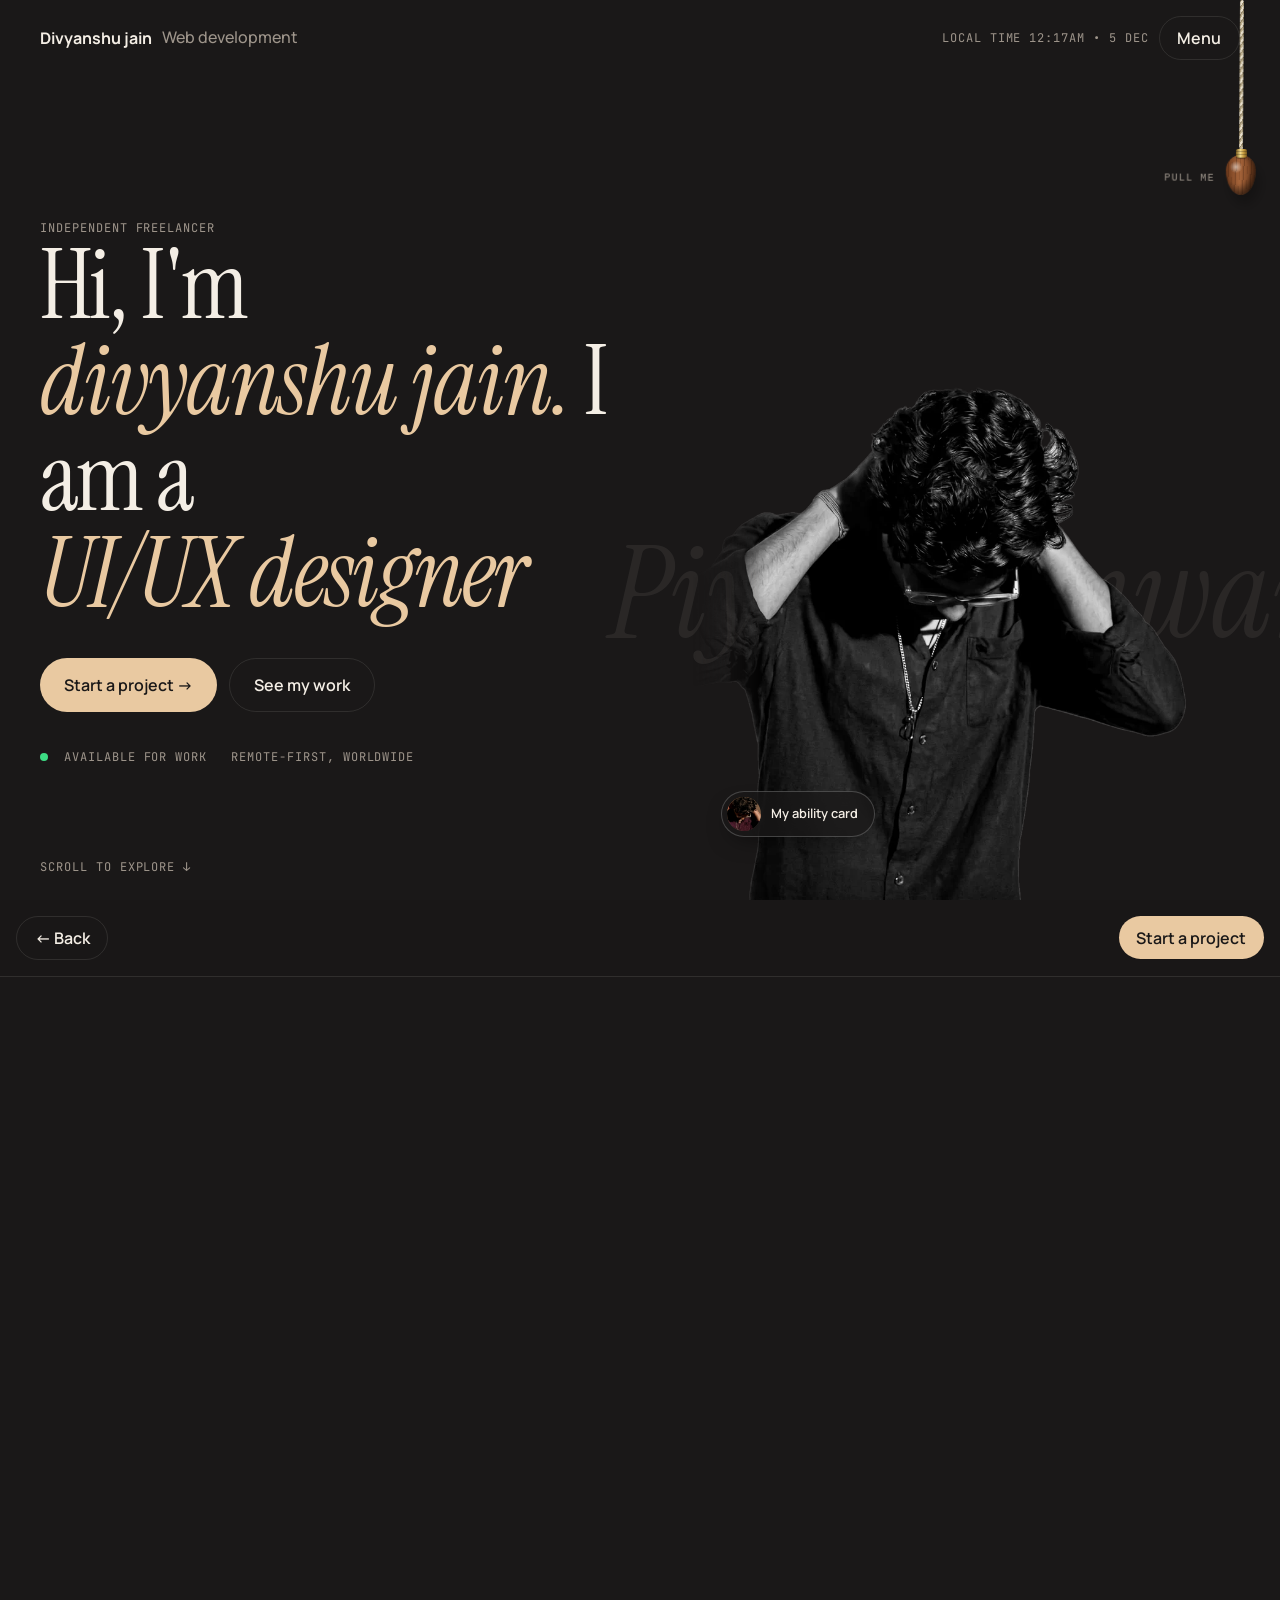
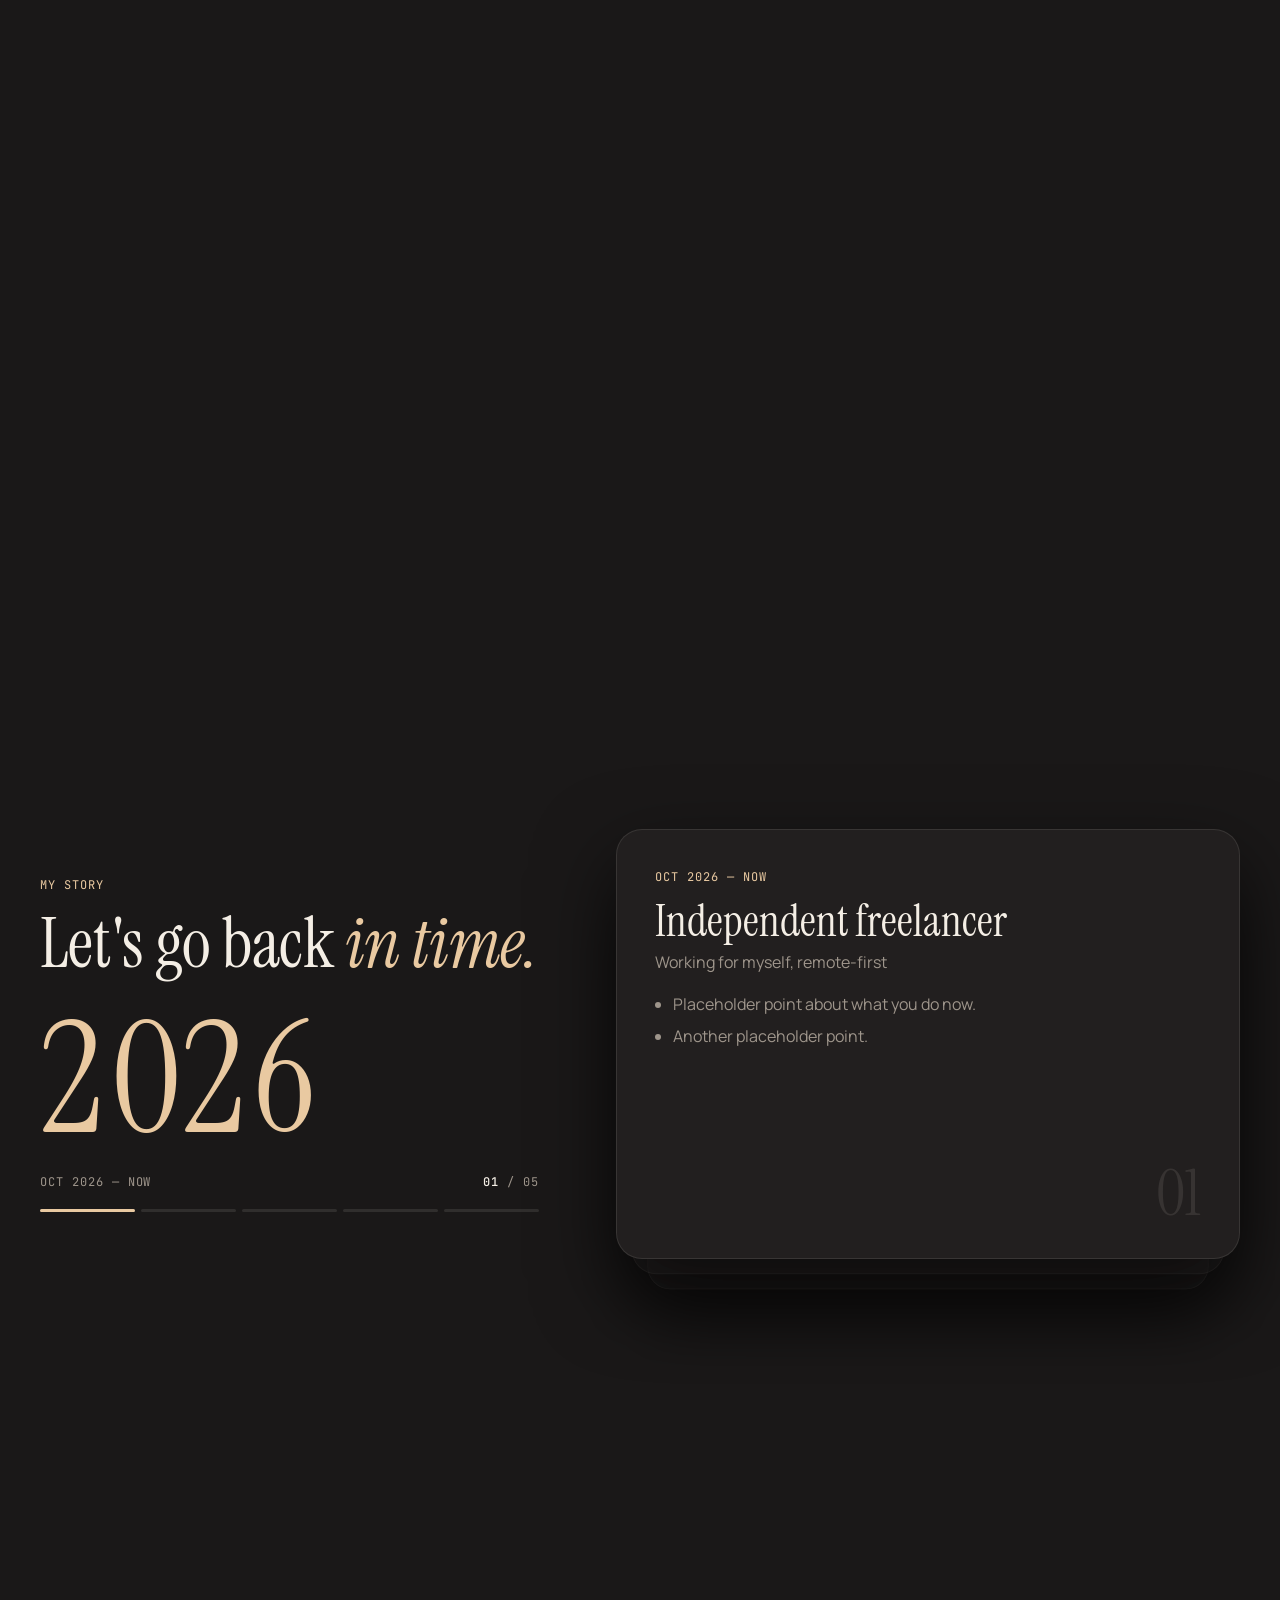
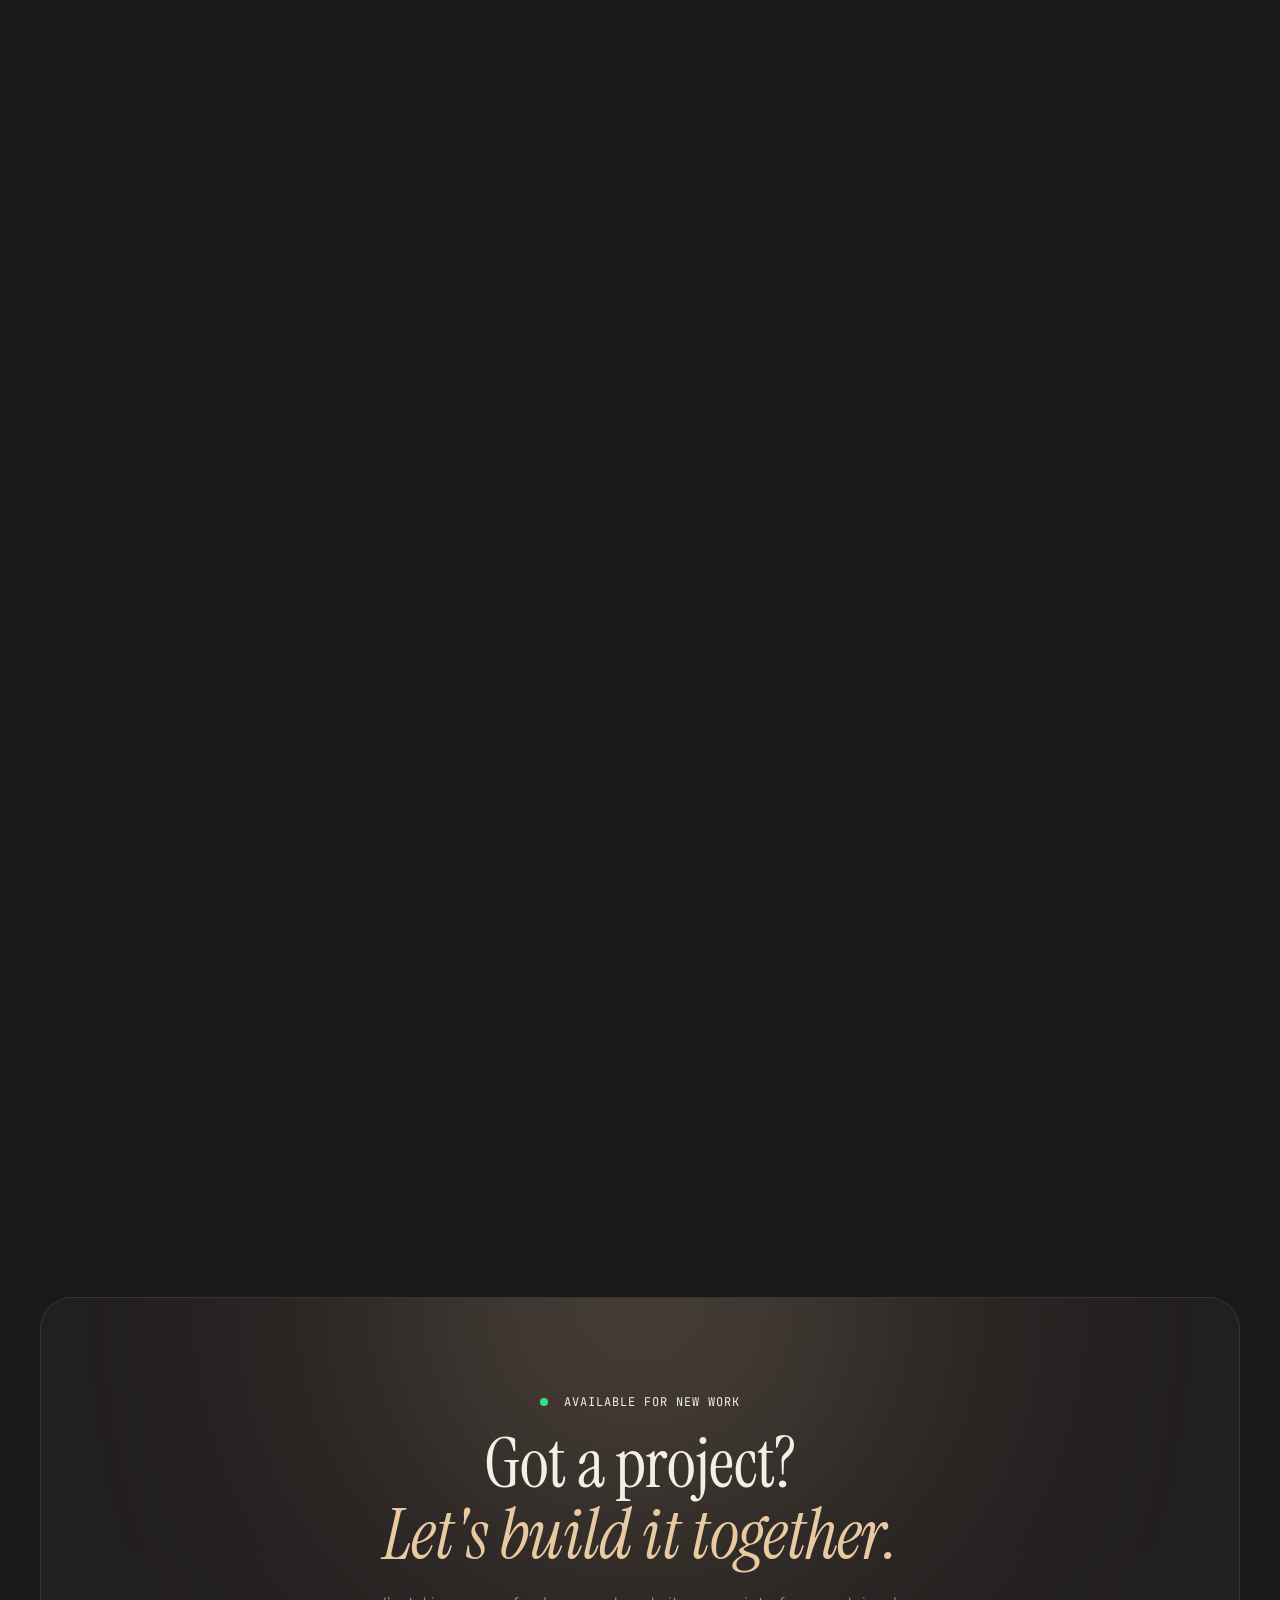
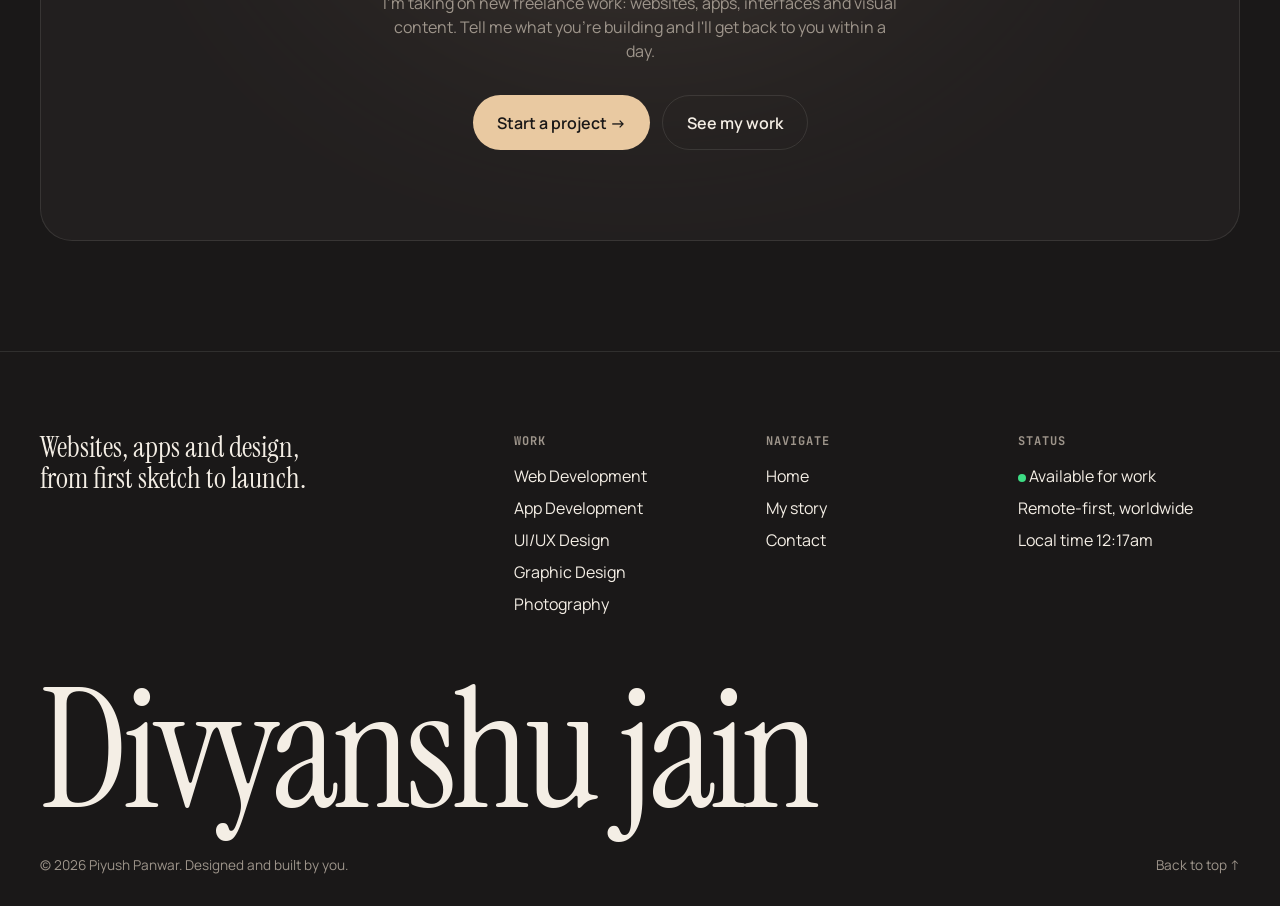
<file: index.html>
<!DOCTYPE html>
<html lang="en" data-theme="dark">
<head>
<meta charset="UTF-8">
<meta name="viewport" content="width=device-width, initial-scale=1.0">
<title>Divyanshu  jain — Freelance Developer & Designer</title>
<meta name="description" content="Freelance developer and designer building websites, apps and brand design. Replace this with your own description.">
<meta name="theme-color" content="#1A1818">
<link rel="preconnect" href="https://fonts.googleapis.com">
<link rel="preconnect" href="https://fonts.gstatic.com" crossorigin>
<link href="https://fonts.googleapis.com/css2?family=Instrument+Serif:ital@0;1&family=Manrope:wght@400;500;600;700&family=JetBrains+Mono:wght@400;500&display=swap" rel="stylesheet">
<link rel="stylesheet" href="style.css">
</head>
<body>
<!-- PULL-CORD THEME SWITCH (paste right after <body>) -->
<div class="pullcord" id="pullcord">
  <div class="pc-rope"></div>
  <div class="pc-handle" role="switch" tabindex="0" aria-label="Pull to switch dark / light theme" aria-checked="true">
    <span class="pc-cap"></span>
    <span class="pc-bead"></span>
  </div>
  <span class="pc-hint">Pull me</span>
</div>

<a href="#main" class="skip">Skip to content</a>

<!-- ===== LOADER ===== -->
<div id="loader" aria-hidden="true">
  <div class="mono">Piyush Panwar · Portfolio<br><span style="color:var(--muted)">Web · App · UI/UX · Graphic design</span></div>
  <div>
    <div class="mono" style="color:var(--muted)">Opening up the work</div>
    <div class="big"><span id="loadNum">000</span></div>
    <div class="bar"><i id="loadBar"></i></div>
  </div>
</div>

<!-- ===== HEADER ===== -->
<header id="header">
  <div class="wrap head">
    <a href="#top" class="brand">Divyanshu jain
      <div class="ticker" aria-hidden="true"><ul><li>Web development</li><li>App development</li><li>UI/UX design</li><li>Graphic design</li><li>Photography</li><li>Web development</li></ul></div>
    </a>
    <div class="head-right">
      <span class="clock mono" id="headClock">Local time —</span>
      <button class="menu-btn" id="menuBtn" aria-expanded="false">Menu</button>
    </div>
  </div>
</header>

<!-- ===== MENU ===== -->
<nav id="menu" aria-label="Main menu">
  <button class="menu-btn menu-close" id="menuClose">Close</button>
  <div class="wrap">
    <ol>
      <li><a href="#top" data-close>Home</a></li>
      <li><a href="#" data-skill="web" data-close>Web Development</a></li>
      <li><a href="#" data-skill="app" data-close>App Development</a></li>
      <li><a href="#" data-skill="uiux" data-close>UI/UX Design</a></li>
      <li><a href="#" data-skill="graphic" data-close>Graphic Design</a></li>
      <li><a href="#about" data-close>My story</a></li>
      <li><a href="#" data-contact data-close>Contact</a></li>
    </ol>
  </div>
  <div class="menu-foot mono"><span><span class="dot"></span> Available for work</span><span class="liveTime">—</span></div>
</nav>

<main id="main">
<!-- ===== HERO ===== -->
<div id="top" class="wrap hero">
  <div class="hero-text">
  <span class="mono" style="color:var(--muted);margin-bottom:16px">Independent Freelancer</span>
  <h1>Hi, I'm <em>divyanshu&nbsp;jain.</em> I am a <span class="rotator"><span id="rot">developer</span></span></h1>
  <div class="actions">
    <button class="btn btn-primary" data-contact>Start a project →</button>
    <a class="btn btn-ghost" href="#work">See my work</a>
  </div>
  <div class="meta mono"><span><span class="dot"></span>&nbsp; Available for work</span><span>Remote-first, worldwide</span></div>
  </div>

  <!-- YOUR PHOTO: black & white, colour paints in where the mouse moves. Click it to open the ability card.
       Swap me-bw.webp (black & white) and me-color.webp (colour) for new photos with a transparent background. -->
  <div class="fig" id="fig" role="button" tabindex="0" aria-label="Open my ability card">
    <span class="fig-wm" id="figWm" aria-hidden="true">Piyush Panwar</span>
    <img id="figBase" src="me-bw.webp" alt="Portrait of Piyush Panwar" width="900" height="857">
    <canvas id="figCanvas" aria-hidden="true"></canvas>
    <button class="fig-card" id="abilityBtn" type="button"><span class="ph"><img src="me-color.webp" alt=""></span>My ability card</button>
  </div>
  <div class="scroll-cue mono">Scroll to explore <i>↓</i></div>
</div>

<!-- ===== DOORS ===== -->
<section id="work">
  <div class="doors-pin" id="doorsPin">
    <div class="doors-sticky">
      <div class="wrap doors-head">
        <div>
          <span class="eyebrow mono">My work, one door per skill</span>
          <h2 class="sec-title">Magic happens<br><em>behind the doors</em></h2>
        </div>
        <p class="mono" style="color:var(--muted)">Swipe along the wall →</p>
      </div>
      <div class="wall" id="wall"></div>
      <div class="wrap wall-foot">
        <span class="mono" id="doorCount">01 / 05</span>
        <div class="wall-bar"><i id="wallBar">YN</i></div>
        <div class="wall-nav"><button id="wallPrev" aria-label="Previous door">←</button><button id="wallNext" aria-label="Next door">→</button></div>
      </div>
    </div>
  </div>
</section>

<!-- ===== STORY ===== -->
<section id="about">
  <div class="story-pin" id="storyPin">
    <div class="wrap story-sticky">
      <div>
        <span class="eyebrow mono">My story</span>
        <h2 class="sec-title">Let's go back <em>in time.</em></h2>
        <div class="odo" id="odo" aria-hidden="true"></div>
        <div class="story-meta mono"><span id="storyDate">—</span><span><b id="storyNum">01</b> / 0<span id="storyTotal">5</span></span></div>
        <div class="steps" id="steps"></div>
      </div>
      <div class="tcards" id="tcards"></div>
    </div>
  </div>
</section>

<!-- ===== CTA ===== -->
<section>
  <div class="wrap">
    <div class="cta reveal">
      <span class="mono"><span class="dot"></span>&nbsp; Available for new work</span>
      <h2 class="sec-title" style="margin-top:16px">Got a project?<br><em>Let's build it together.</em></h2>
      <p>I'm taking on new freelance work: websites, apps, interfaces and visual content. Tell me what you're building and I'll get back to you within a day.</p>
      <div class="actions"><button class="btn btn-primary" data-contact>Start a project →</button><a class="btn btn-ghost" href="#work">See my work</a></div>
    </div>
  </div>
</section>
</main>

<!-- ===== FOOTER ===== -->
<footer>
  <div class="wrap">
    <div class="foot-grid">
      <div><p class="serif" style="font-size:1.8rem;line-height:1.1">Websites, apps and design,<br>from first sketch to launch.</p></div>
      <div><h4 class="mono">Work</h4><ul id="footWork"></ul></div>
      <div><h4 class="mono">Navigate</h4><ul><li><a href="#top">Home</a></li><li><a href="#about">My story</a></li><li><a href="#" data-contact>Contact</a></li></ul></div>
      <div><h4 class="mono">Status</h4><ul><li><span class="dot"></span> Available for work</li><li>Remote-first, worldwide</li><li>Local time <span class="liveTime">—</span></li></ul></div>
    </div>
    <div class="foot-big">Divyanshu jain</div>
    <div class="foot-bottom"><span>© <span id="yr"></span> Piyush Panwar. Designed and built by you.</span><a href="#top">Back to top ↑</a></div>
  </div>
</footer>

<button id="toTop" aria-label="Back to top">↑</button>
<div id="cursor">Click to enter</div>

<!-- ===== SKILL OVERLAY ===== -->
<div id="skill" role="dialog" aria-modal="true" aria-labelledby="skillTitle">
  <div class="bar"><button class="menu-btn" id="skillBack">← Back</button><span class="mono" id="skillNum"></span><button class="btn btn-primary" data-contact style="padding:.6em 1.1em">Start a project</button></div>
  <div class="wrap">
    <div class="intro"><span class="eyebrow mono" id="skillEyebrow"></span><h2 class="sec-title" id="skillTitle"></h2><p id="skillDesc"></p></div>
    <div class="filters" id="filters"></div>
    <div class="projects" id="projects"></div>
  </div>
</div>

<!-- ===== ABILITY CARD MODAL ===== -->
<div class="modal" id="abilityModal" aria-hidden="true">
  <button class="modal-close" data-close-modal aria-label="Close">✕</button>
  <div class="card-stage" id="cardStage">
    <div class="card-loading"><div class="ring" id="cardRing"></div><span class="mono" style="color:#F4EEE5aa">Loading the card</span><span class="pct" id="cardPct" style="color:#F4EEE5">0%</span></div>
    <div class="card-scene" id="cardScene">
      <div class="holo" id="holo">
        <!-- FRONT -->
        <div class="holo-face"><div class="holo-in">
          <div class="holo-top"><span>Ability card</span><span id="cardNo">No. 001</span></div>
          <div class="holo-photo">
            <span class="hp-glow"></span>
            <span class="hp-wm" id="cardInitials">YN</span>
            <img class="hp-me" src="me-color.webp" alt="Piyush Panwar">
            <span class="hp-shade"></span>
            <span class="lvl" id="cardLvl">LVL 26</span>
          </div>
          <div class="holo-name" id="cardName">Divyanshu jain</div>
          <div class="holo-role" id="cardRole">Developer · Designer · Photographer</div>
          <div class="abil" id="cardAbil"></div>
          <div class="foil"></div><div class="glare"></div>
        </div></div>
        <!-- BACK -->
        <div class="holo-face holo-back"><div class="holo-in">
          <div>
            <div class="holo-top"><span>About</span><span><span class="dot"></span> Available</span></div>
            <h4 id="cardHello">Hi, I'm Divyanshu jain</h4>
            <p id="cardIntro">A short intro about you.</p>
            <div class="chips" id="cardChips"></div>
          </div>
          <div class="holo-foot"><span id="cardPlace">Remote · Worldwide</span><button class="btn btn-primary" data-contact style="padding:.5em 1em;font-size:.7rem">Hire me</button></div>
          <div class="foil"></div><div class="glare"></div>
        </div></div>
      </div>
    </div>
    <span class="card-hint mono">Move to tilt · Tap to flip</span>
  </div>
</div>

<!-- ===== CONTACT MODAL ===== -->
<div class="modal" id="contactModal" aria-hidden="true">
  <div class="contact-box" id="contactBox">
    <button class="modal-close" data-close-modal aria-label="Close" style="top:14px;right:14px">✕</button>
    <form id="contactForm">
      <h2>Start a project</h2>
      <p class="sub">I reply within one business day.</p>
      <label class="hp">Leave this empty <input name="company" tabindex="-1" autocomplete="off"></label>
      <label class="field"><span>Name</span><input name="name" required></label>
      <label class="field"><span>Email</span><input name="email" type="email" required></label>
      <label class="field"><span>Project</span><textarea name="project" rows="4" required placeholder="What are you building?"></textarea></label>
      <button class="btn btn-primary" style="width:100%;justify-content:center">Write the email →</button>
    </form>
    <div class="success">
      <div class="tick">✓</div>
      <h2>Almost there</h2>
      <p class="sub">Your email app has opened with your message ready to go. Press send there and I'll reply within one business day.</p>
      <p class="sub">Email app didn't open? Write to <a id="mailLink" style="color:var(--accent)"></a>.</p>
      <button class="btn btn-ghost" data-close-modal>Close</button>
    </div>
  </div>
</div>

<script src="script.js"></script>
</body>
</html>
</file>
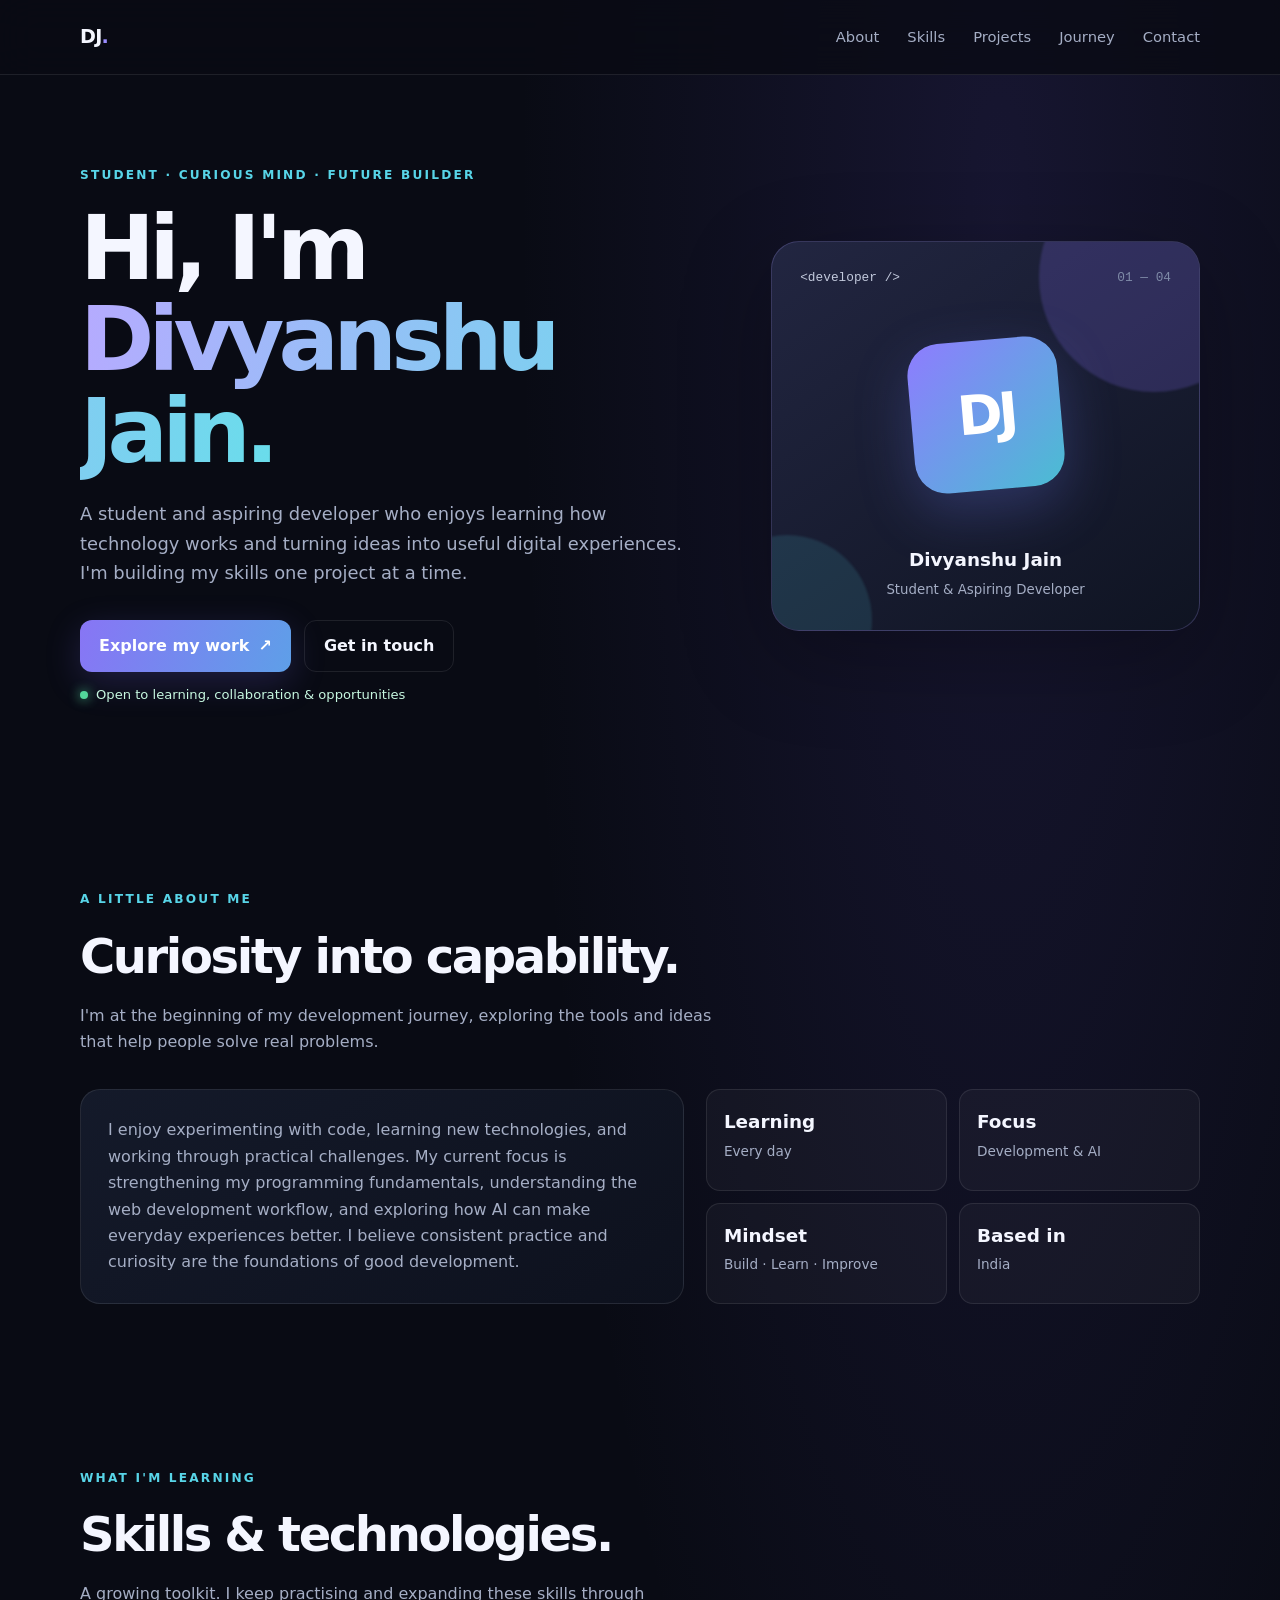
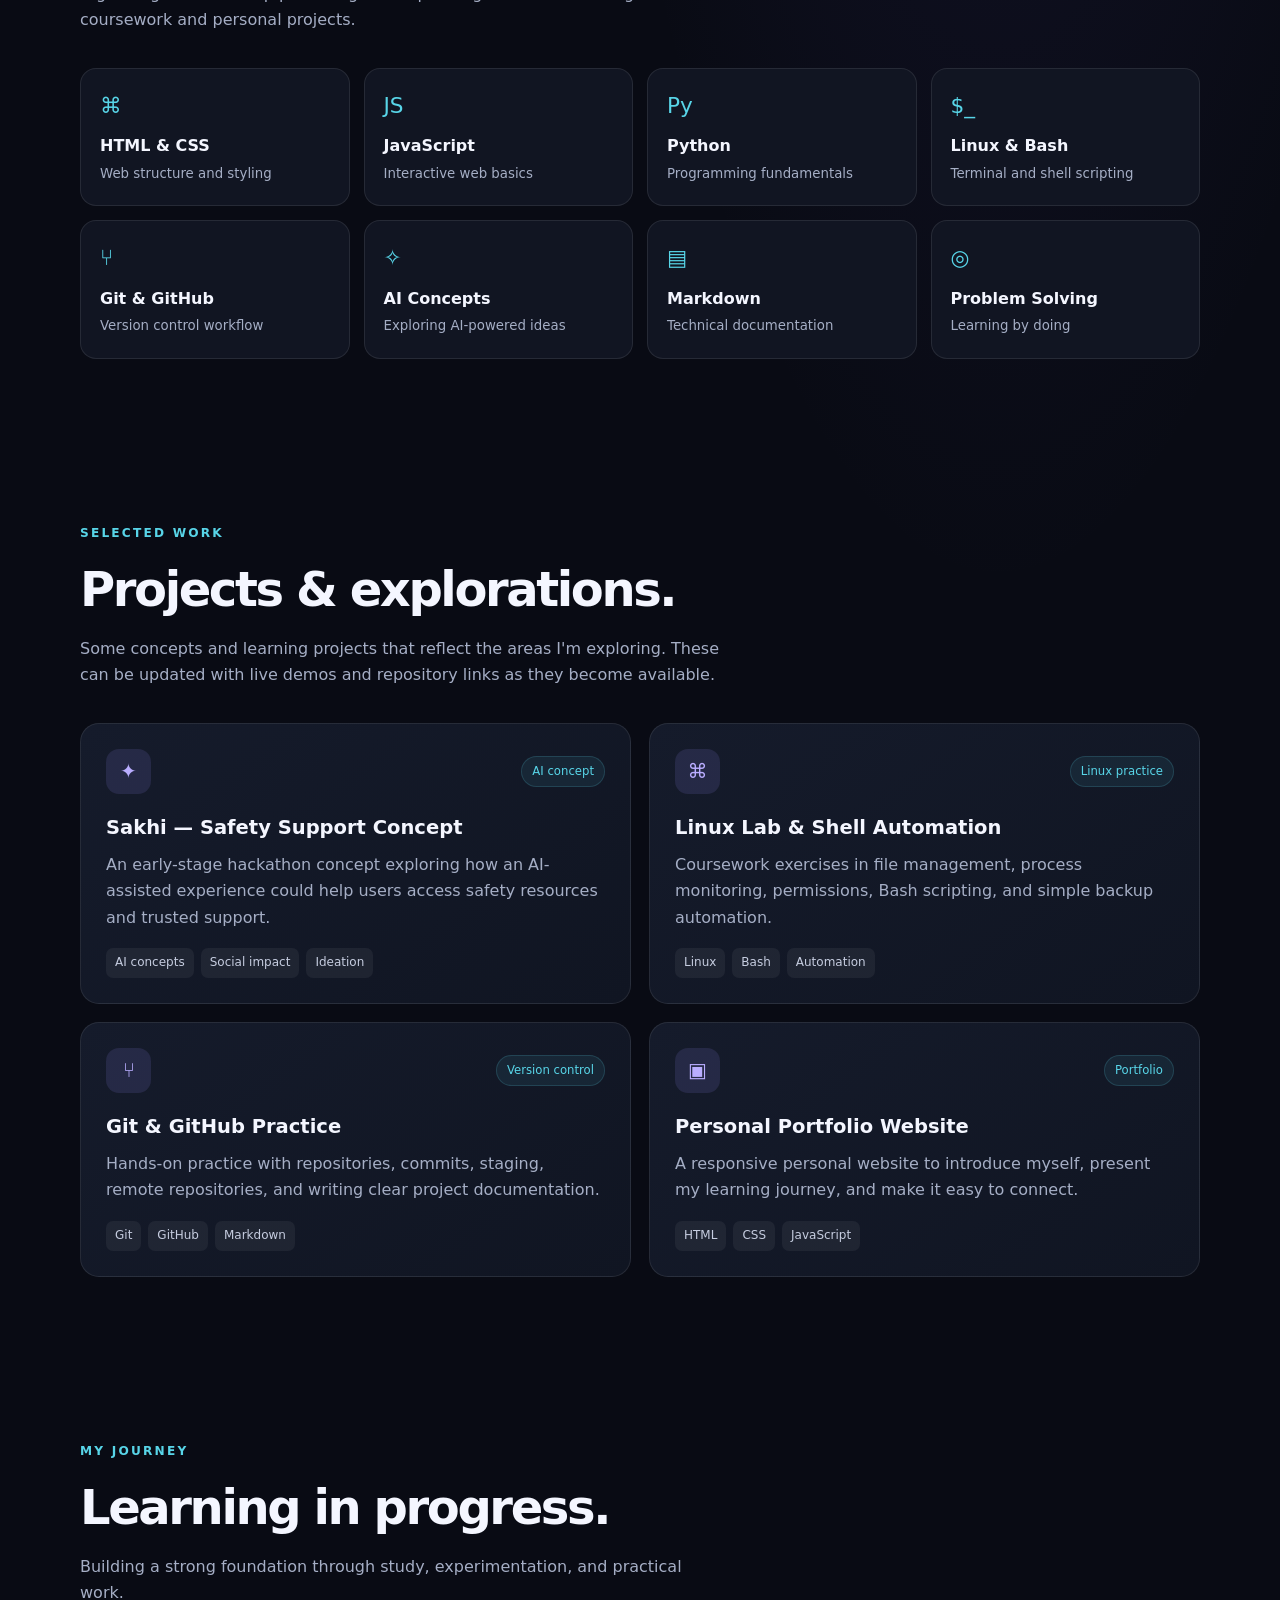
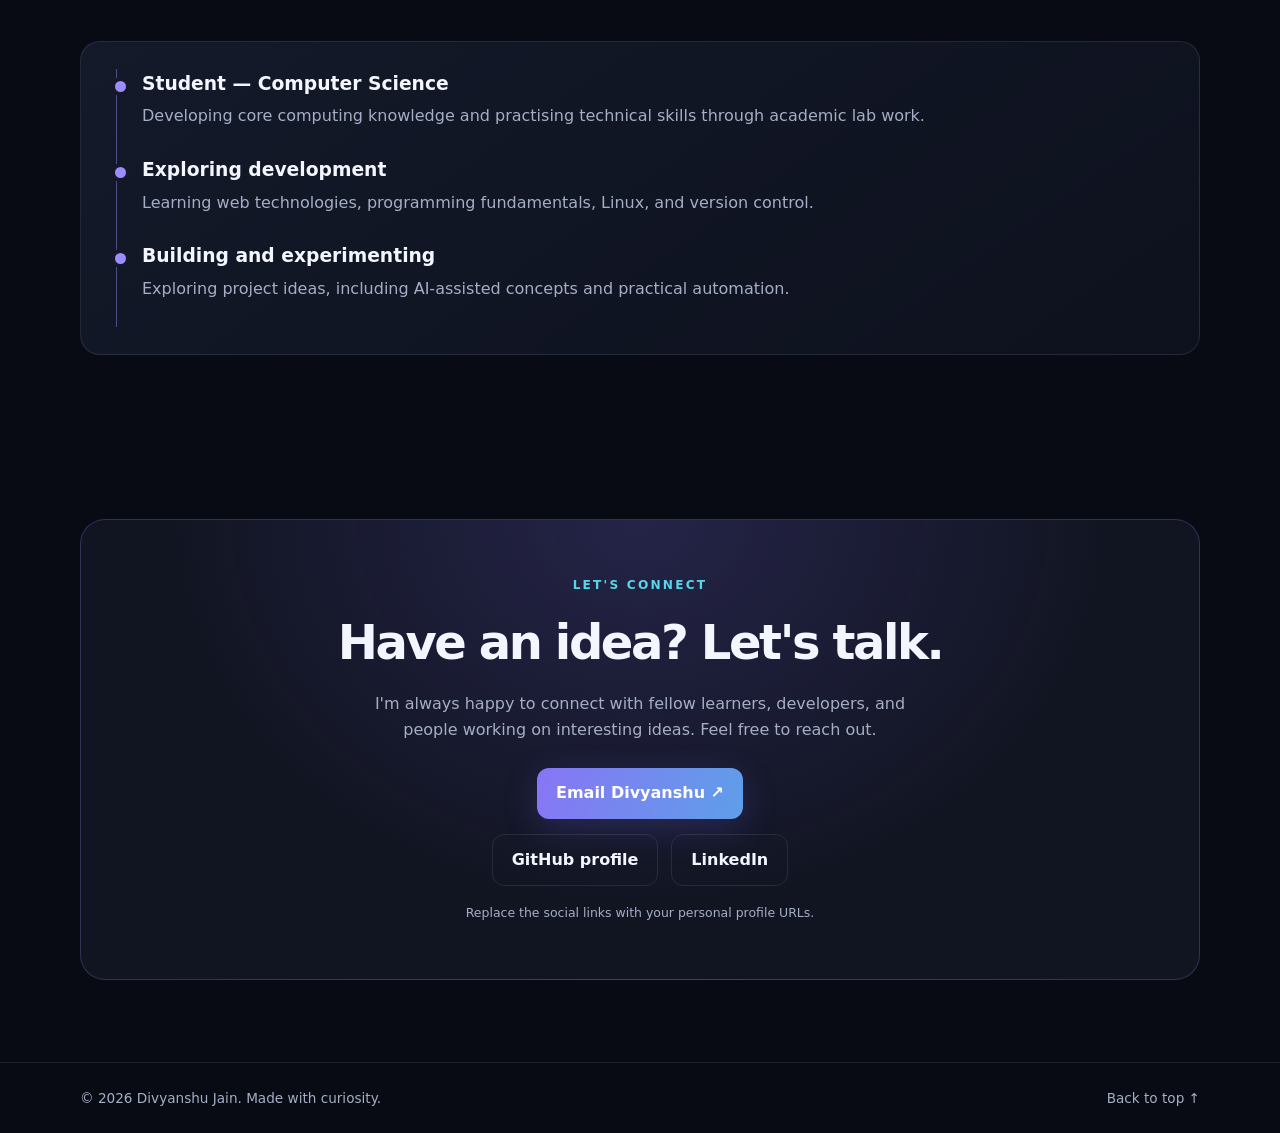
<file: divyanshu_jain_portfolio.html>
<!DOCTYPE html>
<html lang="en">
<head>
  <meta charset="UTF-8" />
  <meta name="viewport" content="width=device-width, initial-scale=1.0" />
  <meta name="description" content="Divyanshu Jain — Student and aspiring developer. Explore my skills, projects, and journey in technology." />
  <meta name="theme-color" content="#090b14" />
  <title>Divyanshu Jain | Student & Aspiring Developer</title>
  <style>
    :root {
      --bg: #090b14; --surface: #111522; --surface2: #151b2b; --text: #f4f6ff;
      --muted: #a5aec5; --line: rgba(255,255,255,.09); --accent: #9b8cff;
      --accent2: #58d5e8; --max: 1120px;
    }
    * { box-sizing: border-box; }
    html { scroll-behavior: smooth; scroll-padding-top: 88px; }
    body { margin: 0; background: radial-gradient(ellipse at 78% 5%, rgba(91,74,190,.17), transparent 34%), var(--bg); color: var(--text); font-family: Inter, ui-sans-serif, system-ui, -apple-system, Segoe UI, sans-serif; line-height: 1.65; }
    a { color: inherit; text-decoration: none; }
    button { font: inherit; }
    .wrap { width: min(var(--max), calc(100% - 44px)); margin: auto; }
    header { position: sticky; top: 0; z-index: 20; backdrop-filter: blur(18px); background: rgba(9,11,20,.78); border-bottom: 1px solid var(--line); }
    .nav { height: 74px; display: flex; align-items: center; justify-content: space-between; }
    .brand { font-weight: 800; letter-spacing: -.04em; font-size: 1.2rem; }
    .brand span { color: var(--accent); }
    .links { display: flex; gap: 28px; align-items: center; color: var(--muted); font-size: .92rem; }
    .links a:hover { color: var(--text); }
    .menu-btn { display: none; border: 1px solid var(--line); background: var(--surface); color: var(--text); border-radius: 10px; padding: 8px 11px; }
    .hero { min-height: 690px; display: grid; grid-template-columns: 1.2fr .8fr; gap: 48px; align-items: center; padding: 90px 0 100px; }
    .eyebrow { color: var(--accent2); text-transform: uppercase; letter-spacing: .18em; font-size: .76rem; font-weight: 750; }
    h1 { font-size: clamp(3.2rem, 7vw, 5.8rem); line-height: 1.02; letter-spacing: -.065em; margin: 18px 0 22px; }
    h1 span { background: linear-gradient(100deg, #b6aaff, #69ddeb); -webkit-background-clip: text; background-clip: text; color: transparent; }
    .intro { max-width: 610px; color: var(--muted); font-size: 1.12rem; }
    .actions { display: flex; flex-wrap: wrap; gap: 13px; margin-top: 32px; }
    .btn { display: inline-flex; align-items: center; justify-content: center; gap: 9px; padding: 12px 19px; border-radius: 12px; font-weight: 700; border: 1px solid var(--line); transition: transform .2s, border-color .2s, background .2s; }
    .btn:hover { transform: translateY(-3px); border-color: rgba(155,140,255,.6); }
    .primary { background: linear-gradient(110deg, #8875f5, #5e9fe8); color: white; border: 0; box-shadow: 0 10px 35px rgba(112,100,230,.22); }
    .hero-card { position: relative; min-height: 390px; border: 1px solid rgba(172,159,255,.22); border-radius: 28px; padding: 28px; background: linear-gradient(145deg, rgba(35,39,67,.94), rgba(15,20,34,.94)); box-shadow: 0 25px 90px rgba(0,0,0,.28); overflow: hidden; display: flex; flex-direction: column; justify-content: space-between; }
    .hero-card:before, .hero-card:after { content: ""; position: absolute; border-radius: 50%; filter: blur(1px); pointer-events: none; }
    .hero-card:before { width: 230px; height: 230px; background: rgba(139,117,255,.2); right: -70px; top: -80px; }
    .hero-card:after { width: 170px; height: 170px; background: rgba(88,213,232,.13); left: -70px; bottom: -75px; }
    .code-top { color: #c2c9dc; font: .8rem ui-monospace, monospace; position: relative; z-index: 1; }
    .avatar { width: 150px; height: 150px; border-radius: 32px; margin: 24px auto; display: grid; place-items: center; font-size: 3.4rem; font-weight: 850; letter-spacing: -.08em; color: white; background: linear-gradient(135deg, #8e7cff, #4abdd2); box-shadow: 0 20px 55px rgba(104,120,230,.28); transform: rotate(-5deg); position: relative; z-index: 1; }
    .card-caption { position: relative; z-index: 1; text-align: center; }
    .card-caption strong { display: block; font-size: 1.15rem; }
    .card-caption small { color: var(--muted); }
    .status { display: inline-flex; align-items: center; gap: 8px; color: #c7f8e1; font-size: .82rem; margin-top: 12px; }
    .dot { width: 8px; height: 8px; background: #53d69a; border-radius: 50%; box-shadow: 0 0 12px #53d69a; }
    section { padding: 82px 0; }
    .section-head { margin-bottom: 34px; }
    .section-head h2 { font-size: clamp(2rem, 4vw, 3rem); letter-spacing: -.05em; margin: 7px 0; }
    .section-head p { color: var(--muted); max-width: 650px; margin: 0; }
    .about-grid { display: grid; grid-template-columns: 1.1fr .9fr; gap: 22px; }
    .panel { border: 1px solid var(--line); border-radius: 20px; background: linear-gradient(145deg, rgba(21,27,43,.95), rgba(14,18,30,.95)); padding: 27px; }
    .panel p { color: var(--muted); margin: 0; }
    .quick-facts { display: grid; grid-template-columns: 1fr 1fr; gap: 12px; }
    .fact { padding: 17px; border-radius: 14px; background: rgba(255,255,255,.035); border: 1px solid var(--line); }
    .fact strong { display: block; font-size: 1.15rem; }
    .fact span { color: var(--muted); font-size: .85rem; }
    .skills { display: grid; grid-template-columns: repeat(4, 1fr); gap: 14px; }
    .skill { padding: 19px; border-radius: 16px; border: 1px solid var(--line); background: var(--surface); transition: .2s; }
    .skill:hover, .project:hover { transform: translateY(-4px); border-color: rgba(155,140,255,.45); }
    .skill .symbol { color: var(--accent2); font-size: 1.35rem; margin-bottom: 10px; }
    .skill strong { display: block; }
    .skill small { color: var(--muted); }
    .projects { display: grid; grid-template-columns: repeat(2, 1fr); gap: 18px; }
    .project { padding: 25px; border: 1px solid var(--line); border-radius: 19px; background: linear-gradient(145deg, #151b2b, #101522); transition: .2s; }
    .project-top { display: flex; justify-content: space-between; align-items: center; margin-bottom: 18px; }
    .project-icon { width: 45px; height: 45px; display: grid; place-items: center; border-radius: 13px; background: rgba(155,140,255,.13); color: #b9adff; font-size: 1.25rem; }
    .tag { font-size: .73rem; color: var(--accent2); background: rgba(88,213,232,.08); border: 1px solid rgba(88,213,232,.17); border-radius: 999px; padding: 5px 10px; }
    .project h3 { margin: 0 0 8px; font-size: 1.22rem; }
    .project p { color: var(--muted); margin: 0 0 17px; }
    .chips { display: flex; flex-wrap: wrap; gap: 7px; }
    .chips span { font-size: .75rem; padding: 5px 9px; border-radius: 7px; color: #c6cde0; background: rgba(255,255,255,.055); }
    .timeline { border-left: 1px solid rgba(155,140,255,.45); margin-left: 8px; padding-left: 25px; }
    .timeline-item { position: relative; padding: 0 0 25px; }
    .timeline-item:before { content: ""; position: absolute; left: -31px; top: 8px; width: 11px; height: 11px; background: var(--accent); border: 4px solid #17172a; border-radius: 50%; }
    .timeline-item h3 { margin: 0 0 4px; }
    .timeline-item p { margin: 0; color: var(--muted); }
    .contact { text-align: center; padding: 55px 28px; border: 1px solid rgba(155,140,255,.24); border-radius: 25px; background: radial-gradient(ellipse at 50% 0%, rgba(125,105,245,.18), transparent 60%), var(--surface); }
    .contact h2 { font-size: clamp(2rem, 4vw, 3rem); margin: 8px 0; letter-spacing: -.05em; }
    .contact p { color: var(--muted); max-width: 580px; margin: 0 auto 25px; }
    footer { border-top: 1px solid var(--line); padding: 24px 0; color: var(--muted); font-size: .85rem; }
    .footer-inner { display: flex; justify-content: space-between; gap: 15px; flex-wrap: wrap; }
    .reveal { opacity: 0; transform: translateY(18px); transition: opacity .65s ease, transform .65s ease; }
    .reveal.visible { opacity: 1; transform: none; }
    @media (max-width: 800px) {
      .hero { grid-template-columns: 1fr; padding-top: 65px; gap: 35px; }
      .hero-card { min-height: 340px; max-width: 480px; width: 100%; margin: auto; }
      .about-grid { grid-template-columns: 1fr; }
      .skills { grid-template-columns: repeat(2, 1fr); }
    }
    @media (max-width: 620px) {
      .wrap { width: min(100% - 30px, var(--max)); }
      .nav { height: 66px; }
      .menu-btn { display: inline-flex; }
      .links { display: none; position: absolute; top: 65px; left: 0; right: 0; padding: 18px 22px 22px; flex-direction: column; align-items: flex-start; gap: 15px; background: #0e1220; border-bottom: 1px solid var(--line); }
      .links.open { display: flex; }
      .hero { min-height: auto; padding: 65px 0 70px; }
      h1 { font-size: clamp(3rem, 15vw, 4.5rem); }
      section { padding: 65px 0; }
      .projects { grid-template-columns: 1fr; }
      .quick-facts { grid-template-columns: 1fr 1fr; }
    }
    @media (prefers-reduced-motion: reduce) { *, *:before, *:after { scroll-behavior: auto !important; transition-duration: .01ms !important; animation-duration: .01ms !important; } }
  </style>
</head>
<body>
  <header>
    <nav class="nav wrap" aria-label="Main navigation">
      <a class="brand" href="#home">DJ<span>.</span></a>
      <button class="menu-btn" id="menuBtn" aria-label="Toggle navigation" aria-expanded="false">☰</button>
      <div class="links" id="navLinks">
        <a href="#about">About</a><a href="#skills">Skills</a><a href="#projects">Projects</a><a href="#journey">Journey</a><a href="#contact">Contact</a>
      </div>
    </nav>
  </header>

  <main>
    <div class="wrap">
      <section class="hero" id="home">
        <div class="reveal">
          <div class="eyebrow">Student · Curious mind · Future builder</div>
          <h1>Hi, I'm<br><span>Divyanshu Jain.</span></h1>
          <p class="intro">A student and aspiring developer who enjoys learning how technology works and turning ideas into useful digital experiences. I'm building my skills one project at a time.</p>
          <div class="actions">
            <a class="btn primary" href="#projects">Explore my work <span>↗</span></a>
            <a class="btn" href="#contact">Get in touch</a>
          </div>
          <div class="status"><span class="dot"></span> Open to learning, collaboration & opportunities</div>
        </div>
        <div class="hero-card reveal" aria-label="Divyanshu Jain profile card">
          <div class="code-top">&lt;developer /&gt; <span style="float:right;color:#7f8ba8">01 — 04</span></div>
          <div class="avatar">DJ</div>
          <div class="card-caption"><strong>Divyanshu Jain</strong><small>Student & Aspiring Developer</small></div>
        </div>
      </section>

      <section id="about">
        <div class="section-head reveal"><div class="eyebrow">A little about me</div><h2>Curiosity into capability.</h2><p>I'm at the beginning of my development journey, exploring the tools and ideas that help people solve real problems.</p></div>
        <div class="about-grid">
          <div class="panel reveal"><p>I enjoy experimenting with code, learning new technologies, and working through practical challenges. My current focus is strengthening my programming fundamentals, understanding the web development workflow, and exploring how AI can make everyday experiences better. I believe consistent practice and curiosity are the foundations of good development.</p></div>
          <div class="quick-facts reveal">
            <div class="fact"><strong>Learning</strong><span>Every day</span></div>
            <div class="fact"><strong>Focus</strong><span>Development & AI</span></div>
            <div class="fact"><strong>Mindset</strong><span>Build · Learn · Improve</span></div>
            <div class="fact"><strong>Based in</strong><span>India</span></div>
          </div>
        </div>
      </section>

      <section id="skills">
        <div class="section-head reveal"><div class="eyebrow">What I'm learning</div><h2>Skills & technologies.</h2><p>A growing toolkit. I keep practising and expanding these skills through coursework and personal projects.</p></div>
        <div class="skills">
          <div class="skill reveal"><div class="symbol">⌘</div><strong>HTML & CSS</strong><small>Web structure and styling</small></div>
          <div class="skill reveal"><div class="symbol">JS</div><strong>JavaScript</strong><small>Interactive web basics</small></div>
          <div class="skill reveal"><div class="symbol">Py</div><strong>Python</strong><small>Programming fundamentals</small></div>
          <div class="skill reveal"><div class="symbol">$_</div><strong>Linux & Bash</strong><small>Terminal and shell scripting</small></div>
          <div class="skill reveal"><div class="symbol">⑂</div><strong>Git & GitHub</strong><small>Version control workflow</small></div>
          <div class="skill reveal"><div class="symbol">✧</div><strong>AI Concepts</strong><small>Exploring AI-powered ideas</small></div>
          <div class="skill reveal"><div class="symbol">▤</div><strong>Markdown</strong><small>Technical documentation</small></div>
          <div class="skill reveal"><div class="symbol">◎</div><strong>Problem Solving</strong><small>Learning by doing</small></div>
        </div>
      </section>

      <section id="projects">
        <div class="section-head reveal"><div class="eyebrow">Selected work</div><h2>Projects & explorations.</h2><p>Some concepts and learning projects that reflect the areas I'm exploring. These can be updated with live demos and repository links as they become available.</p></div>
        <div class="projects">
          <article class="project reveal">
            <div class="project-top"><div class="project-icon">✦</div><span class="tag">AI concept</span></div>
            <h3>Sakhi — Safety Support Concept</h3>
            <p>An early-stage hackathon concept exploring how an AI-assisted experience could help users access safety resources and trusted support.</p>
            <div class="chips"><span>AI concepts</span><span>Social impact</span><span>Ideation</span></div>
          </article>
          <article class="project reveal">
            <div class="project-top"><div class="project-icon">⌘</div><span class="tag">Linux practice</span></div>
            <h3>Linux Lab & Shell Automation</h3>
            <p>Coursework exercises in file management, process monitoring, permissions, Bash scripting, and simple backup automation.</p>
            <div class="chips"><span>Linux</span><span>Bash</span><span>Automation</span></div>
          </article>
          <article class="project reveal">
            <div class="project-top"><div class="project-icon">⑂</div><span class="tag">Version control</span></div>
            <h3>Git & GitHub Practice</h3>
            <p>Hands-on practice with repositories, commits, staging, remote repositories, and writing clear project documentation.</p>
            <div class="chips"><span>Git</span><span>GitHub</span><span>Markdown</span></div>
          </article>
          <article class="project reveal">
            <div class="project-top"><div class="project-icon">▣</div><span class="tag">Portfolio</span></div>
            <h3>Personal Portfolio Website</h3>
            <p>A responsive personal website to introduce myself, present my learning journey, and make it easy to connect.</p>
            <div class="chips"><span>HTML</span><span>CSS</span><span>JavaScript</span></div>
          </article>
        </div>
      </section>

      <section id="journey">
        <div class="section-head reveal"><div class="eyebrow">My journey</div><h2>Learning in progress.</h2><p>Building a strong foundation through study, experimentation, and practical work.</p></div>
        <div class="panel reveal">
          <div class="timeline">
            <div class="timeline-item"><h3>Student — Computer Science</h3><p>Developing core computing knowledge and practising technical skills through academic lab work.</p></div>
            <div class="timeline-item"><h3>Exploring development</h3><p>Learning web technologies, programming fundamentals, Linux, and version control.</p></div>
            <div class="timeline-item"><h3>Building and experimenting</h3><p>Exploring project ideas, including AI-assisted concepts and practical automation.</p></div>
          </div>
        </div>
      </section>

      <section id="contact">
        <div class="contact reveal">
          <div class="eyebrow">Let's connect</div>
          <h2>Have an idea? Let's talk.</h2>
          <p>I'm always happy to connect with fellow learners, developers, and people working on interesting ideas. Feel free to reach out.</p>
          <a class="btn primary" href="mailto:divyxnshu.jain@gmail.com">Email Divyanshu ↗</a>
          <div class="actions" style="justify-content:center;margin-top:15px">
            <a class="btn" href="https://github.com/" target="_blank" rel="noopener noreferrer">GitHub profile</a>
            <a class="btn" href="https://www.linkedin.com/" target="_blank" rel="noopener noreferrer">LinkedIn</a>
          </div>
          <p style="font-size:.78rem;margin:17px auto 0">Replace the social links with your personal profile URLs.</p>
        </div>
      </section>
    </div>
  </main>

  <footer><div class="wrap footer-inner"><span>© <span id="year"></span> Divyanshu Jain. Made with curiosity.</span><a href="#home">Back to top ↑</a></div></footer>

  <script>
    const menuBtn = document.getElementById('menuBtn');
    const navLinks = document.getElementById('navLinks');
    menuBtn.addEventListener('click', () => {
      const isOpen = navLinks.classList.toggle('open');
      menuBtn.setAttribute('aria-expanded', String(isOpen));
    });
    navLinks.querySelectorAll('a').forEach(link => link.addEventListener('click', () => {
      navLinks.classList.remove('open');
      menuBtn.setAttribute('aria-expanded', 'false');
    }));
    document.getElementById('year').textContent = new Date().getFullYear();
    const observer = new IntersectionObserver(entries => {
      entries.forEach(entry => {
        if (entry.isIntersecting) {
          entry.target.classList.add('visible');
          observer.unobserve(entry.target);
        }
      });
    }, { threshold: 0.12 });
    document.querySelectorAll('.reveal').forEach(el => observer.observe(el));
  </script>
</body>
</html>
</file>
<file: style.css>
/* =========================================================
   THEME TOKENS  (edit colours here)
   ========================================================= */
/* Dark = warm charcoal #1A1818 (the reference site's theme colour), light = warm paper */
:root{
  --bg:#1A1818; --bg-2:#221F1F; --surface:#2A2626; --line:#F4EEE51A;
  --text:#F4EEE5; --muted:#9E958B; --accent:#E9C9A1; --accent-2:#C98B5A; --accent-ink:#1A1818;
  --door:#2B2725; --door-2:#3A3431; --shadow:0 30px 80px #0009;
  --serif:'Instrument Serif',Georgia,serif; --sans:'Manrope',system-ui,sans-serif; --mono:'JetBrains Mono',monospace;
  --ease:cubic-bezier(.7,0,.2,1);
}
[data-theme="light"]{
  --bg:#F4EEE5; --bg-2:#ECE4D8; --surface:#FBF8F3; --line:#1A18181A;
  --text:#1A1818; --muted:#716A62; --accent:#1A1818; --accent-2:#B5764A; --accent-ink:#F4EEE5;
  --door:#E2D8CA; --door-2:#D3C6B4; --shadow:0 30px 80px #1A181822;
}
*{box-sizing:border-box;margin:0;padding:0}
html{scroll-behavior:smooth}
body{background:var(--bg);color:var(--text);font-family:var(--sans);line-height:1.5;overflow-x:hidden;transition:background .5s,color .5s}
a{color:inherit;text-decoration:none}
button{font:inherit;color:inherit;background:none;border:0;cursor:pointer}
.mono{font-family:var(--mono);font-size:.75rem;letter-spacing:.08em;text-transform:uppercase}
.serif{font-family:var(--serif);font-weight:400}
.wrap{width:min(1200px,100% - 32px);margin-inline:auto}
.skip{position:absolute;left:-999px;top:8px;background:var(--accent);color:var(--accent-ink);padding:8px 14px;border-radius:8px;z-index:999}
.skip:focus{left:8px}
.btn{display:inline-flex;align-items:center;gap:.5em;padding:.9em 1.5em;border-radius:999px;font-weight:600;transition:transform .3s var(--ease),background .3s}
.btn-primary{background:var(--accent);color:var(--accent-ink)}
.btn-ghost{border:1px solid var(--line)}
.btn:hover{transform:translateY(-3px)}
.dot{width:8px;height:8px;border-radius:50%;background:#3ddc84;display:inline-block;box-shadow:0 0 0 0 #3ddc8488;animation:pulse 2s infinite}
@keyframes pulse{70%{box-shadow:0 0 0 10px #3ddc8400}100%{box-shadow:0 0 0 0 #3ddc8400}}

/* =========================================================
   LOADER
   ========================================================= */
#loader{position:fixed;inset:0;z-index:200;background:var(--bg);display:flex;flex-direction:column;justify-content:space-between;padding:24px;transition:transform 1s var(--ease)}
#loader.done{transform:translateY(-100%)}
#loader .big{font-family:var(--serif);font-size:clamp(4rem,18vw,14rem);line-height:.85;align-self:flex-end}
#loader .bar{height:2px;background:var(--line);position:relative;margin-top:16px}
#loader .bar i{position:absolute;inset:0 auto 0 0;width:0;background:var(--accent)}

/* =========================================================
   HEADER
   ========================================================= */
header{position:fixed;inset:0 0 auto;z-index:50;padding:16px 0;transition:background .3s,backdrop-filter .3s}
header.scrolled{background:color-mix(in srgb,var(--bg) 75%,transparent);backdrop-filter:blur(14px);border-bottom:1px solid var(--line)}
.head{display:flex;align-items:center;justify-content:space-between;gap:16px}
.brand{display:flex;align-items:center;gap:10px;font-weight:700}
.ticker{height:1.2em;overflow:hidden;color:var(--muted);font-weight:500}
.ticker ul{list-style:none;animation:tick 10s infinite}
.ticker li{height:1.2em;line-height:1.2em}
@keyframes tick{0%,16%{transform:translateY(0)}20%,36%{transform:translateY(-1.2em)}40%,56%{transform:translateY(-2.4em)}60%,76%{transform:translateY(-3.6em)}80%,96%{transform:translateY(-4.8em)}100%{transform:translateY(-6em)}}
.head-right{display:flex;align-items:center;gap:10px}
.clock{color:var(--muted)}
.theme-toggle{width:56px;height:30px;border-radius:999px;border:1px solid var(--line);position:relative;background:var(--bg-2)}
.theme-toggle span{position:absolute;top:3px;left:3px;width:22px;height:22px;border-radius:50%;background:var(--accent);transition:transform .4s var(--ease);display:grid;place-items:center;font-size:12px;color:var(--accent-ink)}
[data-theme="light"] .theme-toggle span{transform:translateX(26px)}
.menu-btn{padding:.55em 1.1em;border:1px solid var(--line);border-radius:999px;font-weight:600}
@media(max-width:700px){.ticker,.clock{display:none}}

/* Full-screen menu */
#menu{position:fixed;inset:0;z-index:60;background:var(--bg-2);clip-path:circle(0 at calc(100% - 50px) 34px);transition:clip-path .8s var(--ease);display:flex;flex-direction:column;justify-content:center;padding:24px}
#menu.open{clip-path:circle(150% at calc(100% - 50px) 34px)}
#menu ol{list-style:none;counter-reset:m}
#menu li{counter-increment:m;overflow:hidden}
#menu li a{display:flex;gap:16px;align-items:baseline;font-family:var(--serif);font-size:clamp(2.2rem,7vw,5rem);line-height:1.15;transform:translateY(110%);transition:transform .6s var(--ease),color .3s}
#menu li a::before{content:"0" counter(m);font-family:var(--mono);font-size:.8rem;color:var(--muted)}
#menu.open li a{transform:none}
#menu li a:hover{color:var(--accent)}
#menu .menu-close{position:absolute;top:20px;right:16px}
#menu .menu-foot{position:absolute;bottom:24px;left:24px;right:24px;display:flex;justify-content:space-between;color:var(--muted)}

/* =========================================================
   HERO
   ========================================================= */
.hero{min-height:100svh;display:flex;flex-direction:column;justify-content:center;padding:120px 0 40px;position:relative}
/* ---------- Hero photo (black & white, colour follows the mouse) ---------- */
.hero-text{position:relative;z-index:2}
.fig{position:absolute;right:0;bottom:0;z-index:1;height:min(80svh,calc(min(100vw,1200px) * .46 * 857 / 900));aspect-ratio:900/857;cursor:pointer;outline:none;
  opacity:0;transform:translateY(40px);animation:figIn 1.3s cubic-bezier(.16,1,.3,1) .5s forwards}
@keyframes figIn{to{opacity:1;transform:none}}
.fig img#figBase,.fig canvas{position:absolute;inset:0;width:100%;height:100%;object-fit:contain;object-position:50% 100%}
.fig canvas{pointer-events:none}
.fig-wm{position:absolute;left:50%;bottom:46%;translate:-50% 0;white-space:nowrap;pointer-events:none;user-select:none;
  font-family:var(--serif);font-style:italic;font-size:clamp(4rem,10vw,9rem);line-height:1;color:var(--text);opacity:.07}
.fig-card{position:absolute;left:6%;bottom:12%;z-index:3;display:inline-flex;align-items:center;gap:10px;padding:5px 16px 5px 5px;border-radius:999px;
  background:rgba(26,24,24,.72);border:1px solid rgba(255,255,255,.2);color:#F4EEE5;font-size:.8rem;font-weight:600;
  -webkit-backdrop-filter:blur(8px);backdrop-filter:blur(8px);box-shadow:0 10px 24px -12px #000a;transition:transform .35s cubic-bezier(.16,1,.3,1),background .25s}
.fig:hover .fig-card,.fig-card:focus-visible{transform:translateY(-3px);background:rgba(26,24,24,.9)}
.fig-card .ph{width:34px;height:34px;border-radius:50%;overflow:hidden;background:linear-gradient(160deg,#C98B5A,#3a3431)}
.fig-card .ph img{width:100%;height:100%;object-fit:cover;object-position:50% 15%;transform:scale(1.9) translateY(12%)}
.fig:focus-visible{outline:2px solid var(--em);outline-offset:6px;border-radius:12px}
@media(min-width:900px){.hero-text{max-width:60%}.scroll-cue{left:0;right:auto}}
@media(max-width:899px){
  .hero{padding-bottom:0}
  .fig{position:relative;right:auto;align-self:center;height:auto;width:min(100%,460px);margin-top:28px}
  .scroll-cue{display:none}
}
.hero h1{font-family:var(--serif);font-weight:400;font-size:clamp(2.6rem,7.5vw,6.6rem);line-height:1;letter-spacing:-.02em;max-width:14ch}
.hero h1 em,.sec-title em,.rotator{color:var(--em)}
:root{--em:#E9C9A1}[data-theme="light"]{--em:#B5764A}
.rotator{display:inline-block;position:relative;font-style:italic}
.rotator span{display:inline-block;transition:opacity .4s,transform .4s var(--ease)}
.rotator span.out{opacity:0;transform:translateY(-.4em)}
.hero .actions{display:flex;gap:12px;flex-wrap:wrap;margin:36px 0}
.hero .meta{display:flex;gap:24px;flex-wrap:wrap;color:var(--muted);align-items:center}
.scroll-cue{position:absolute;bottom:24px;right:0;color:var(--muted);display:flex;gap:8px;align-items:center}
.scroll-cue i{font-style:normal;animation:bob 1.6s infinite}
@keyframes bob{50%{transform:translateY(6px)}}

/* =========================================================
   ABILITY CARD MODAL
   ========================================================= */
.modal{position:fixed;inset:0;z-index:120;display:grid;place-items:center;padding:16px;background:#000a;backdrop-filter:blur(8px);opacity:0;pointer-events:none;transition:opacity .4s}
.modal.open{opacity:1;pointer-events:auto}
.card-stage{position:relative;display:grid;place-items:center;gap:18px}
.card-loading{position:absolute;inset:0;display:flex;flex-direction:column;align-items:center;justify-content:center;gap:8px;transition:opacity .5s}
.card-loading .pct{font-family:var(--serif);font-size:5rem;line-height:1}
.card-loading .ring{width:150px;height:150px;border-radius:50%;position:absolute;background:conic-gradient(var(--em) calc(var(--p,0)*1%),var(--line) 0);-webkit-mask:radial-gradient(farthest-side,transparent calc(100% - 3px),#000 0);mask:radial-gradient(farthest-side,transparent calc(100% - 3px),#000 0)}
.card-stage.ready .card-loading{opacity:0;pointer-events:none}
@property --a{syntax:'<angle>';initial-value:0deg;inherits:false}
.card-scene{perspective:1200px;width:min(340px,86vw);aspect-ratio:5/7;opacity:0;transform:translateY(60px) scale(.7) rotateX(30deg);transition:opacity .6s,transform 1.1s cubic-bezier(.2,1.4,.3,1)}
.card-stage.ready .card-scene{opacity:1;transform:none}
.holo{position:relative;width:100%;height:100%;transform-style:preserve-3d;transform:rotateX(var(--rx,0deg)) rotateY(var(--ry,0deg));transition:transform .5s cubic-bezier(.2,.8,.2,1);cursor:pointer}
.holo-face{position:absolute;inset:0;border-radius:22px;padding:2px;backface-visibility:hidden;-webkit-backface-visibility:hidden;background:conic-gradient(from var(--a),#E9C9A1,#C98B5A,#9b7bff,#58d3c6,#f3a6c8,#E9C9A1);animation:spin 6s linear infinite;box-shadow:0 40px 90px #000a,0 0 60px color-mix(in srgb,var(--em) 25%,transparent)}
@keyframes spin{to{--a:360deg}}
.holo-back{transform:rotateY(180deg)}
.holo-in{position:relative;height:100%;border-radius:20px;overflow:hidden;background:linear-gradient(160deg,#2c2725,#1A1818 60%);color:#F4EEE5;display:flex;flex-direction:column;padding:16px}
.holo-in::before{content:"";position:absolute;inset:0;opacity:.07;background-image:radial-gradient(#fff 1px,transparent 1px);background-size:4px 4px;pointer-events:none}
.foil{position:absolute;inset:0;pointer-events:none;mix-blend-mode:color-dodge;opacity:.16;background:linear-gradient(115deg,transparent 35%,#ff8fd8 44%,#7fe7ff 50%,#fff59a 56%,transparent 65%);background-size:300% 300%;background-position:var(--fx,50%) var(--fy,50%);transition:opacity .3s}
.card-scene:hover .foil{opacity:.22}
.glare{position:absolute;inset:0;pointer-events:none;background:radial-gradient(circle at var(--gx,50%) var(--gy,30%),#ffffff55,transparent 45%);mix-blend-mode:overlay}
.holo-top{display:flex;justify-content:space-between;align-items:center;font-family:var(--mono);font-size:.62rem;letter-spacing:.12em;text-transform:uppercase;color:#E9C9A1}
.holo-photo{position:relative;margin:10px 0;flex:1;border-radius:14px;overflow:hidden;background:radial-gradient(circle at 50% 35%,#C98B5A66,transparent 60%),linear-gradient(170deg,#3a3431,#221f1f);display:grid;place-items:center;border:1px solid #F4EEE522}
.holo-photo img{position:absolute;inset:0;width:100%;height:100%;object-fit:cover}
/* card portrait: glow, initials and photo drift at different speeds as the card tilts (depth) */
.holo-photo{--px:0;--py:0}
.hp-glow{position:absolute;inset:-10%;background:radial-gradient(circle at 50% 70%,#E9C9A155,transparent 55%),radial-gradient(circle at 20% 10%,#9b7bff33,transparent 45%);
  transform:translate(calc(var(--px) * -14px),calc(var(--py) * -14px))}
.hp-wm{position:absolute;top:6%;left:50%;font-family:var(--serif);font-style:italic;font-size:6.5rem;line-height:1;color:#E9C9A1;opacity:.2;
  transform:translate(calc(-50% + var(--px) * -22px),calc(var(--py) * -22px));transition:opacity .5s}
.holo-photo .hp-me{position:absolute;inset:auto auto 0 50%;width:88%;max-width:none;height:auto;object-fit:initial;
  transform:translate(calc(-50% + var(--px) * 10px),calc(var(--py) * 6px));
  filter:saturate(.25) contrast(1.05) drop-shadow(0 10px 20px #0008);transition:filter .7s ease}
.card-scene:hover .holo-photo .hp-me,.holo-photo.color .hp-me{filter:saturate(1.15) contrast(1.05) drop-shadow(0 10px 20px #0008)}
.card-scene:hover .hp-wm{opacity:.32}
.hp-shade{position:absolute;inset:0;pointer-events:none;background:linear-gradient(180deg,transparent 65%,#1A1818aa);box-shadow:inset 0 0 30px #0007}
.holo-photo .lvl{position:absolute;top:10px;right:10px;background:#1A1818cc;border:1px solid #E9C9A155;border-radius:999px;padding:3px 10px;font-family:var(--mono);font-size:.6rem;letter-spacing:.1em;color:#E9C9A1}
.holo-name{font-family:var(--serif);font-size:2.1rem;line-height:1}
.holo-role{font-size:.8rem;color:#9E958B;margin:2px 0 10px}
.abil{display:grid;gap:6px}
.abil div{display:grid;grid-template-columns:62px 1fr 26px;align-items:center;gap:8px;font-size:.66rem;font-family:var(--mono);text-transform:uppercase;letter-spacing:.06em;color:#9E958B}
.abil i{height:4px;border-radius:4px;background:#F4EEE51a;overflow:hidden;position:relative}
.abil i::after{content:"";position:absolute;inset:0;width:var(--v);background:linear-gradient(90deg,#C98B5A,#E9C9A1);transform-origin:left;transform:scaleX(0);transition:transform 1.2s cubic-bezier(.2,.8,.2,1)}
.card-stage.ready .abil i::after{transform:scaleX(1)}
.abil b{color:#F4EEE5;text-align:right;font-weight:500}
.holo-back .holo-in{justify-content:space-between}
.holo-back h4{font-family:var(--serif);font-weight:400;font-size:1.9rem;line-height:1.05;margin:14px 0 10px}
.holo-back p{color:#c9c1b7;font-size:.9rem}
.chips{display:flex;flex-wrap:wrap;gap:6px;margin-top:14px}
.chips span{font-size:.68rem;padding:4px 10px;border-radius:999px;border:1px solid #E9C9A144;color:#E9C9A1}
.holo-foot{display:flex;justify-content:space-between;align-items:center;font-family:var(--mono);font-size:.6rem;letter-spacing:.1em;text-transform:uppercase;color:#9E958B;border-top:1px solid #F4EEE51a;padding-top:10px;margin-top:10px}
.card-hint{color:#F4EEE5aa;opacity:0;transition:opacity .6s .8s}
.card-stage.ready .card-hint{opacity:1}
.modal-close{position:absolute;top:16px;right:16px;width:44px;height:44px;border-radius:50%;background:var(--surface);border:1px solid var(--line);font-size:1.2rem}

/* =========================================================
   SECTIONS
   ========================================================= */
section{padding:110px 0}
.eyebrow{color:var(--accent);margin-bottom:14px;display:block}
.sec-title{font-family:var(--serif);font-weight:400;font-size:clamp(2.2rem,5.5vw,4.4rem);line-height:1.02;letter-spacing:-.01em}
.reveal{opacity:0;transform:translateY(40px);transition:opacity 1s var(--ease),transform 1s var(--ease)}
.reveal.in{opacity:1;transform:none}

/* DOORS (pinned: scrolling down slides the wall sideways, doors open as they pass the centre) */
#work{padding:0}
.doors-pin{position:relative}
.doors-sticky{position:sticky;top:0;height:100vh;height:100svh;overflow:hidden;display:flex;flex-direction:column;justify-content:center;padding-top:96px}
.doors-head{display:flex;justify-content:space-between;align-items:flex-end;gap:20px;flex-wrap:wrap;margin-bottom:clamp(20px,4vh,40px)}
.wall{display:flex;gap:clamp(20px,3vw,40px);padding:0 max(16px,calc((100vw - 1200px)/2));will-change:transform;width:max-content}
.door-frame{--open:0;flex:0 0 auto;width:clamp(210px,22vw,290px);height:min(52vh,500px);position:relative;perspective:1400px;border-radius:999px 999px 10px 10px;background:var(--bg-2);border:1px solid var(--line);overflow:hidden;text-align:left}
.door-room{position:absolute;inset:0;display:flex;flex-direction:column;justify-content:flex-end;gap:6px;padding:26px;background:radial-gradient(circle at 50% 35%,color-mix(in srgb,var(--accent-2) 80%,transparent),transparent 70%),var(--bg-2)}
.door-room p{font-family:var(--serif);font-size:1.5rem;line-height:1.1;color:var(--text)}
.door-room span{color:var(--em)}
.door{position:absolute;inset:7px;border-radius:999px 999px 6px 6px;background:linear-gradient(170deg,var(--door-2),var(--door));transform-origin:left center;transform:rotateY(calc(var(--open)*-82deg));transition:transform .35s cubic-bezier(.2,.8,.2,1);display:flex;flex-direction:column;justify-content:space-between;padding:44px 22px 22px;box-shadow:inset 0 0 0 1px var(--line),calc(var(--open)*30px) 0 40px #0006}
.door::before{content:"";position:absolute;inset:34% 18px 18px;border:1px solid var(--line);border-radius:6px;pointer-events:none}
.door::after{content:"";position:absolute;right:16px;top:55%;width:9px;height:22px;border-radius:5px;background:var(--em)}
.door .num{color:var(--muted);text-align:center}
.door h3{font-family:var(--serif);font-weight:400;font-size:clamp(1.6rem,2.4vw,2.1rem);line-height:1;position:relative}
.door-frame:hover .door,.door-frame.opening .door{transform:rotateY(-82deg)}
@media(hover:none){.door-frame:hover .door{transform:rotateY(calc(var(--open)*-82deg))}}
.wall-foot{display:flex;align-items:center;gap:16px;margin-top:clamp(18px,4vh,36px)}
.wall-bar{flex:1;height:2px;background:var(--line);position:relative}
.wall-bar i{position:absolute;inset:0 auto 0 0;width:0;background:var(--em)}
.wall-nav{display:flex;gap:8px}
.wall-nav button{width:46px;height:46px;border-radius:50%;border:1px solid var(--line)}
/* SKILL PAGE OVERLAY (opened by a door) */
#skill{position:fixed;inset:0;z-index:110;background:var(--bg);overflow-y:auto;transform:translateY(100%);transition:transform .9s var(--ease)}
#skill.open{transform:none}
#skill .bar{position:sticky;top:0;display:flex;justify-content:space-between;align-items:center;padding:16px;background:color-mix(in srgb,var(--bg) 85%,transparent);backdrop-filter:blur(10px);border-bottom:1px solid var(--line);z-index:2}
#skill .intro{padding:60px 0 30px}
#skill .intro p{color:var(--muted);max-width:56ch;margin-top:16px}
.filters{display:flex;gap:8px;flex-wrap:wrap;margin:24px 0}
.filters button{padding:.5em 1em;border:1px solid var(--line);border-radius:999px;font-size:.85rem}
.filters button.on{background:var(--text);color:var(--bg)}
.projects{display:grid;grid-template-columns:repeat(auto-fill,minmax(280px,1fr));gap:20px;padding-bottom:80px}
.proj{border:1px solid var(--line);border-radius:20px;overflow:hidden;background:var(--bg-2);transition:transform .4s var(--ease)}
.proj:hover{transform:translateY(-6px)}
.proj .thumb{aspect-ratio:4/3;background:linear-gradient(135deg,var(--door-2),var(--door));display:grid;place-items:center;color:var(--muted)}
.proj .body{padding:18px}
.proj h4{font-size:1.15rem}
.proj p{color:var(--muted);font-size:.9rem;margin:6px 0 12px}
.tags{display:flex;gap:6px;flex-wrap:wrap}
.tags span{font-size:.7rem;padding:3px 8px;border-radius:999px;border:1px solid var(--line);color:var(--muted)}

/* STORY (pinned: each scroll step brings the next card, the year rolls back) */
#about{padding:0}
.story-pin{position:relative}
.story-sticky{position:sticky;top:0;height:100vh;height:100svh;display:grid;grid-template-columns:1fr 1.25fr;gap:clamp(24px,6vw,80px);align-items:center;padding-top:64px}
.odo{display:flex;font-family:var(--serif);font-size:clamp(4.5rem,12vw,10rem);line-height:1;height:1em;overflow:hidden;margin-top:24px;color:var(--em)}
.odo .digit{display:flex;flex-direction:column;transition:transform 1.1s cubic-bezier(.7,0,.2,1)}
.odo .digit span{height:1em}
.story-meta{display:flex;justify-content:space-between;align-items:center;margin-top:16px;color:var(--muted)}
.story-meta b{color:var(--text);font-weight:500}
.steps{display:flex;gap:6px;margin-top:18px}
.steps button{flex:1;height:3px;border-radius:3px;background:var(--line);position:relative;overflow:hidden}
.steps button.on::after{content:"";position:absolute;inset:0;background:var(--em)}
.tcards{position:relative;height:min(430px,56vh)}
.tcard{position:absolute;inset:0;border:1px solid var(--line);border-radius:26px;background:var(--bg-2);padding:clamp(22px,3vw,40px);display:flex;flex-direction:column;transition:transform .9s cubic-bezier(.7,0,.2,1),opacity .9s,filter .9s;box-shadow:var(--shadow)}
.tcard[data-pos="past"]{transform:translateY(-70px) scale(.9) rotateX(12deg);opacity:0;filter:blur(6px)}
.tcard[data-pos="now"]{transform:none;opacity:1;z-index:3}
.tcard[data-pos="next"]{transform:translateY(26px) scale(.95);opacity:.55;z-index:2}
.tcard[data-pos="later"]{transform:translateY(52px) scale(.9);opacity:.25;z-index:1}
.tcard .when{color:var(--em)}
.tcard h3{font-family:var(--serif);font-weight:400;font-size:clamp(2rem,3.4vw,3rem);line-height:1;margin:14px 0 6px}
.tcard .org{color:var(--muted);margin-bottom:18px}
.tcard ul{padding-left:18px;color:var(--muted);display:grid;gap:8px}
.tcard .idx{margin-top:auto;font-family:var(--serif);font-size:4rem;line-height:.8;align-self:flex-end;color:var(--line)}
@media(max-width:860px){.story-sticky{grid-template-columns:1fr;align-content:center;gap:20px}.odo{font-size:4rem;margin-top:10px}.tcards{height:min(380px,48vh)}}
/* CTA */
.cta{border-radius:32px;background:var(--bg-2);border:1px solid var(--line);padding:clamp(32px,7vw,90px);text-align:center;position:relative;overflow:hidden}
.cta::before{content:"";position:absolute;width:500px;height:500px;border-radius:50%;background:var(--accent);filter:blur(140px);opacity:.25;top:-250px;left:50%;transform:translateX(-50%)}
.cta>*{position:relative}
.cta p{color:var(--muted);max-width:52ch;margin:20px auto 32px}
.cta .actions{display:flex;gap:12px;justify-content:center;flex-wrap:wrap}

/* FOOTER */
footer{padding:80px 0 30px;border-top:1px solid var(--line)}
.foot-grid{display:grid;grid-template-columns:2fr 1fr 1fr 1fr;gap:30px}
.foot-grid h4{margin-bottom:14px;color:var(--muted)}
.foot-grid ul{list-style:none;display:grid;gap:8px}
.foot-grid a:hover{color:var(--accent)}
.foot-big{font-family:var(--serif);font-size:clamp(3rem,13vw,11rem);line-height:.9;margin:60px 0 30px;letter-spacing:-.03em}
.foot-bottom{display:flex;justify-content:space-between;flex-wrap:wrap;gap:12px;color:var(--muted);font-size:.85rem}
@media(max-width:760px){.foot-grid{grid-template-columns:1fr 1fr}}

/* Back to top button */
#toTop{position:fixed;right:16px;bottom:16px;z-index:40;width:48px;height:48px;border-radius:50%;background:var(--accent);color:var(--accent-ink);opacity:0;transform:translateY(20px);transition:.4s;pointer-events:none}
#toTop.show{opacity:1;transform:none;pointer-events:auto}

/* CONTACT MODAL */
.contact-box{width:min(520px,100%);background:var(--surface);border:1px solid var(--line);border-radius:24px;padding:28px;position:relative;box-shadow:var(--shadow);transform:translateY(30px);transition:transform .5s var(--ease)}
.modal.open .contact-box{transform:none}
.contact-box h2{font-family:var(--serif);font-weight:400;font-size:2.4rem;margin-bottom:6px}
.contact-box .sub{color:var(--muted);margin-bottom:20px}
.field{display:block;margin-bottom:14px}
.field span{display:block;font-size:.8rem;color:var(--muted);margin-bottom:6px}
.field input,.field textarea{width:100%;padding:12px 14px;border-radius:12px;border:1px solid var(--line);background:var(--bg);color:var(--text);font:inherit}
.field input:focus,.field textarea:focus{outline:2px solid var(--accent);outline-offset:1px}
.hp{position:absolute;left:-9999px}
.success{display:none;text-align:center;padding:20px 0}
.success .tick{width:64px;height:64px;border-radius:50%;background:var(--accent);color:var(--accent-ink);display:grid;place-items:center;font-size:1.8rem;margin:0 auto 16px}
.contact-box.sent form{display:none}
.contact-box.sent .success{display:block}

/* Custom cursor label (desktop only) */
#cursor{position:fixed;z-index:300;pointer-events:none;top:0;left:0;padding:8px 14px;border-radius:999px;background:var(--accent);color:var(--accent-ink);font-size:.75rem;font-weight:700;transform:translate(-50%,-50%) scale(0);transition:transform .25s var(--ease);white-space:nowrap}
#cursor.show{transform:translate(-50%,-50%) scale(1)}
@media(hover:none){#cursor{display:none}}
@media(prefers-reduced-motion:reduce){*{animation:none!important;transition:none!important}}

/* =========================================================
   PULL-CORD THEME SWITCH
   Drag the wooden bead down and let go (or just tap it)
   ========================================================= */
.pullcord{
  --cord-len: 150px;            /* resting length of the rope */
  --cord-right: clamp(18px, 3vw, 44px);
  --rope-1:#E6DCC6; --rope-2:#B9A985; --rope-3:#8F805F;
  --brass-1:#F1D98A; --brass-2:#C59A3E; --brass-3:#7A5A1C;
  --wood-1:#A5643A; --wood-2:#6E3A1C; --wood-3:#3A1C0C;
  position:fixed; top:0; right:var(--cord-right); z-index:60;
  width:44px; margin-right:-22px;            /* centre the rope on --cord-right */
  display:flex; flex-direction:column; align-items:center;
  transform-origin:50% 0;
  pointer-events:none;                        /* only the bead is grabbable */
  will-change:transform;
}
.pc-rope{
  width:4px; height:var(--cord-len);
  border-radius:2px;
  /* twisted-rope look: diagonal stripes + side shading */
  background:
    linear-gradient(90deg, rgba(0,0,0,.28), transparent 35%, rgba(255,255,255,.35) 55%, transparent 70%, rgba(0,0,0,.3)),
    repeating-linear-gradient(-55deg, var(--rope-1) 0 2px, var(--rope-2) 2px 3.5px, var(--rope-3) 3.5px 4.5px);
  box-shadow:1px 0 2px rgba(0,0,0,.18);
}
.pc-handle{
  pointer-events:auto;
  display:flex; flex-direction:column; align-items:center;
  cursor:grab; touch-action:none; outline:none;
  padding:0 8px 10px;                         /* bigger touch target */
  -webkit-tap-highlight-color:transparent;
}
.pc-handle:active{cursor:grabbing}
.pc-cap{                                       /* brass ferrule */
  width:11px; height:9px; margin-top:-1px;
  border-radius:2px 2px 3px 3px;
  background:
    repeating-linear-gradient(0deg, rgba(0,0,0,.22) 0 1px, transparent 1px 3px),
    linear-gradient(90deg, var(--brass-3), var(--brass-1) 40%, var(--brass-2) 70%, var(--brass-3));
  box-shadow:0 1px 1px rgba(0,0,0,.3);
  position:relative; z-index:1;
}
.pc-bead{                                      /* wooden teardrop */
  width:30px; height:40px; margin-top:-3px;
  border-radius:50% 50% 50% 50% / 38% 38% 62% 62%;
  background:
    radial-gradient(ellipse 30% 22% at 34% 30%, rgba(255,255,255,.55), transparent 70%),   /* glossy highlight */
    radial-gradient(ellipse 80% 70% at 40% 40%, transparent 45%, rgba(0,0,0,.45) 100%),   /* rounded shading */
    repeating-linear-gradient(94deg, rgba(58,28,12,.0) 0 3px, rgba(58,28,12,.35) 3px 4px, rgba(58,28,12,.0) 4px 7px, rgba(58,28,12,.2) 7px 7.6px), /* grain */
    linear-gradient(90deg, var(--wood-2), var(--wood-1) 45%, var(--wood-2));
  box-shadow:4px 10px 14px rgba(0,0,0,.28), inset -3px -4px 6px rgba(0,0,0,.35);
  transition:transform .2s;
}
.pc-handle:hover .pc-bead{transform:scale(1.06)}
.pc-handle:focus-visible .pc-bead{outline:2px solid var(--accent, #C98B5A); outline-offset:4px}
.pc-hint{
  position:absolute; top:calc(var(--cord-len) + 22px); right:calc(50% + 26px);
  white-space:nowrap; text-align:right;
  font:500 10px/1.3 ui-monospace, Menlo, monospace; letter-spacing:.12em; text-transform:uppercase;
  color:var(--muted, #9E958B); opacity:0; transition:opacity .4s; pointer-events:none;
}
.pullcord.show-hint .pc-hint{opacity:1}
@media (max-width:640px){ .pullcord{ --cord-len:96px; --cord-right:118px } }  /* sits left of the Menu button on phones */
@media (prefers-reduced-motion:reduce){ .pc-bead{transition:none} }
</file>
